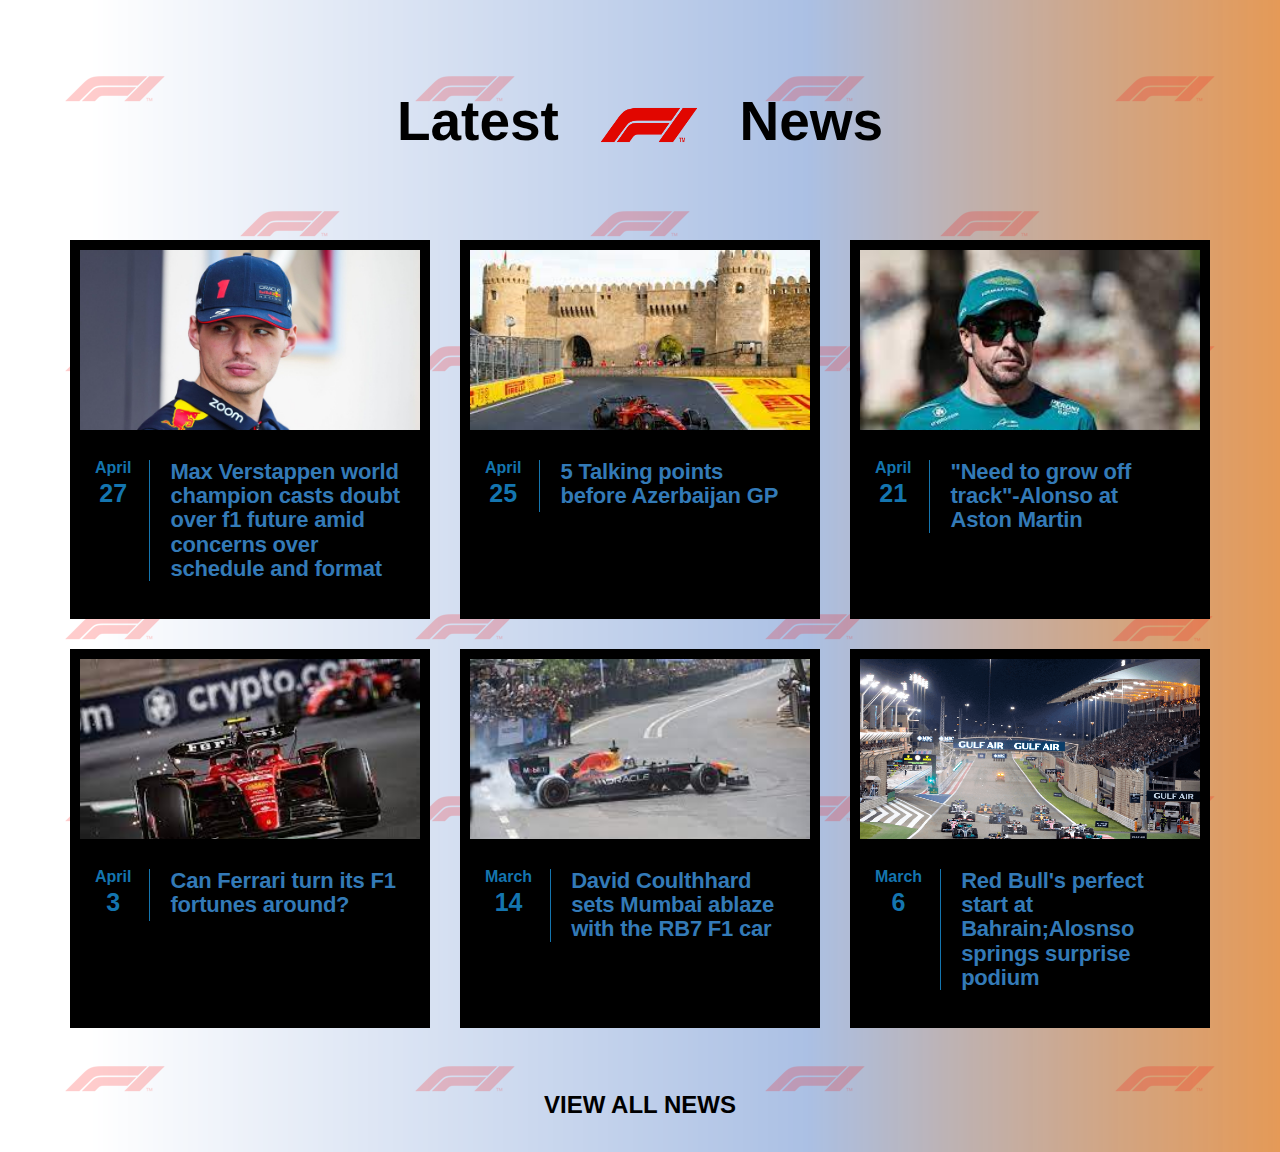
<file: WP-1 Mini Project/Latest news.html>
<!DOCTYPE html>
<html lang="en">
  <head>
    <link href="https://maxcdn.bootstrapcdn.com/bootstrap/3.3.7/css/bootstrap.min.css" rel="stylesheet">
    <link href="Latest news.css" rel="stylesheet">
    <script src="https://ajax.googleapis.com/ajax/libs/jquery/3.1.1/jquery.min.js"></script>
    <script src="https://maxcdn.bootstrapcdn.com/bootstrap/3.3.7/js/bootstrap.min.js"></script>
    <title>Latest News</title>
  </head>

<section class="recentNews">
    <div class="container">
      <h2 class="news-title">Latest <a href="F1 Home Page.html"><img src="img/F1-7.png" width=150 height=150></a> News</h2>
      <div class="row">
        <div class="ct-blog col-sm-6 col-md-4">
          <div class="inner">
            <div class="fauxcrop">
              <a href="https://www.skysports.com/f1/news/12433/12867648/max-verstappen-world-champion-casts-doubt-over-f1-future-amid-concerns-over-schedule-and-format"><img alt="News Entry" src="img/F1_news-1.jpg"></a>
            </div>
            <div class="ct-blog-content">
              <div class="ct-blog-date">
                <span>April</span><strong>27</strong>
              </div>
              <h3 class="ct-blog-header">
                <a href="https://www.skysports.com/f1/news/12433/12867648/max-verstappen-world-champion-casts-doubt-over-f1-future-amid-concerns-over-schedule-and-format">Max Verstappen world champion casts doubt over f1 future amid concerns over schedule and format</a>
              </h3>
            </div>
          </div>
        </div>
        <div class="ct-blog col-sm-6 col-md-4">
          <div class="inner">
            <div class="fauxcrop">
              <a href="https://www.firstpost.com/sports/formula-1-talking-points-azerbaijan-grand-prix-baku-12514332.html"><img alt="News Entry" src="img/F1_news-2.jpg"></a>
            </div>
            <div class="ct-blog-content">
              <div class="ct-blog-date">
                <span>April</span><strong>25</strong>
              </div>
              <h3 class="ct-blog-header">
                <a href="https://www.firstpost.com/sports/formula-1-talking-points-azerbaijan-grand-prix-baku-12514332.html">5 Talking points before Azerbaijan GP</a>
            </div>
          </div>
        </div>
        <div class="ct-blog col-sm-6 col-md-4">
          <div class="inner">
            <div class="fauxcrop">
              <a href="https://www.formula1.com/en/latest/article.we-need-to-learn-and-grow-off-track-aston-martin-alonso-as-he-expects.2lLlyHH3BqMpjK1RQdPUo6.html"><img alt="News Entry" src="img/F1_news-3.jpg"></a>
            </div>
            <div class="ct-blog-content">
              <div class="ct-blog-date">
                <span>April</span><strong>21</strong>
              </div>
              <h3 class="ct-blog-header">
                <a href="https://www.formula1.com/en/latest/article.we-need-to-learn-and-grow-off-track-aston-martin-alonso-as-he-expects.2lLlyHH3BqMpjK1RQdPUo6.html">"Need to grow off track"-Alonso at Aston Martin</a>
              </h3>
            </div>
          </div>
        </div>
        <div class="ct-blog col-sm-6 col-md-4">
          <div class="inner">
            <div class="fauxcrop">
              <a href="https://www.autosport.com/f1/news/why-ferrari-is-struggling-and-how-it-can-turn-its-f1-fortunes-around/10460937/"><img alt="News Entry" src="img/F1_news-4.jpg"></a>
            </div>
            <div class="ct-blog-content">
              <div class="ct-blog-date">
                <span>April</span><strong>3</strong>
              </div>
              <h3 class="ct-blog-header">
                <a href="https://www.autosport.com/f1/news/why-ferrari-is-struggling-and-how-it-can-turn-its-f1-fortunes-around/10460937/">Can Ferrari turn its F1 fortunes around?</a>
              </h3>
            </div>
          </div>
        </div>
        <div class="ct-blog col-sm-6 col-md-4">
          <div class="inner">
            <div class="fauxcrop">
              <a href="https://www.indiatoday.in/auto/latest-auto-news/story/2023-redbull-showrun-mumbai-david-coulthard-sets-bandstand-ablaze-with-the-rb7-f1-car-2"><img alt="News Entry" src="img/F1_news-5.jpg"></a>
            </div>
            <div class="ct-blog-content">
              <div class="ct-blog-date">
                <span>March</span><strong>14</strong>
              </div>
              <h3 class="ct-blog-header">
                <a href="https://www.indiatoday.in/auto/latest-auto-news/story/2023-redbull-showrun-mumbai-david-coulthard-sets-bandstand-ablaze-with-the-rb7-f1-car-2">David Coulthhard sets Mumbai ablaze with the RB7 F1 car</a>
              </h3>
            </div>
          </div>
        </div>
        <div class="ct-blog col-sm-6 col-md-4">
          <div class="inner">
            <div class="fauxcrop">
              <a href="https://auto.hindustantimes.com/auto/news/f1-red-bull-s-perfect-start-at-bahrain-alonso-springs-surprise-in-aston-martin-41678072266143.html"><img alt="News Entry" src="img/F1_news-6.png"></a>
            </div>
            <div class="ct-blog-content">
              <div class="ct-blog-date">
                <span>March</span><strong>6</strong>
              </div>
              <h3 class="ct-blog-header">
                <a href="https://auto.hindustantimes.com/auto/news/f1-red-bull-s-perfect-start-at-bahrain-alonso-springs-surprise-in-aston-martin-41678072266143.html">Red Bull's perfect start at Bahrain;Alosnso springs surprise podium</a>
              </h3>
            </div>
          </div>
        </div>
      </div>
      <div class="btn-news btn-contests">
        <a href="#">VIEW ALL NEWS</a>
      </div>
    </div>
  </section>
</file>
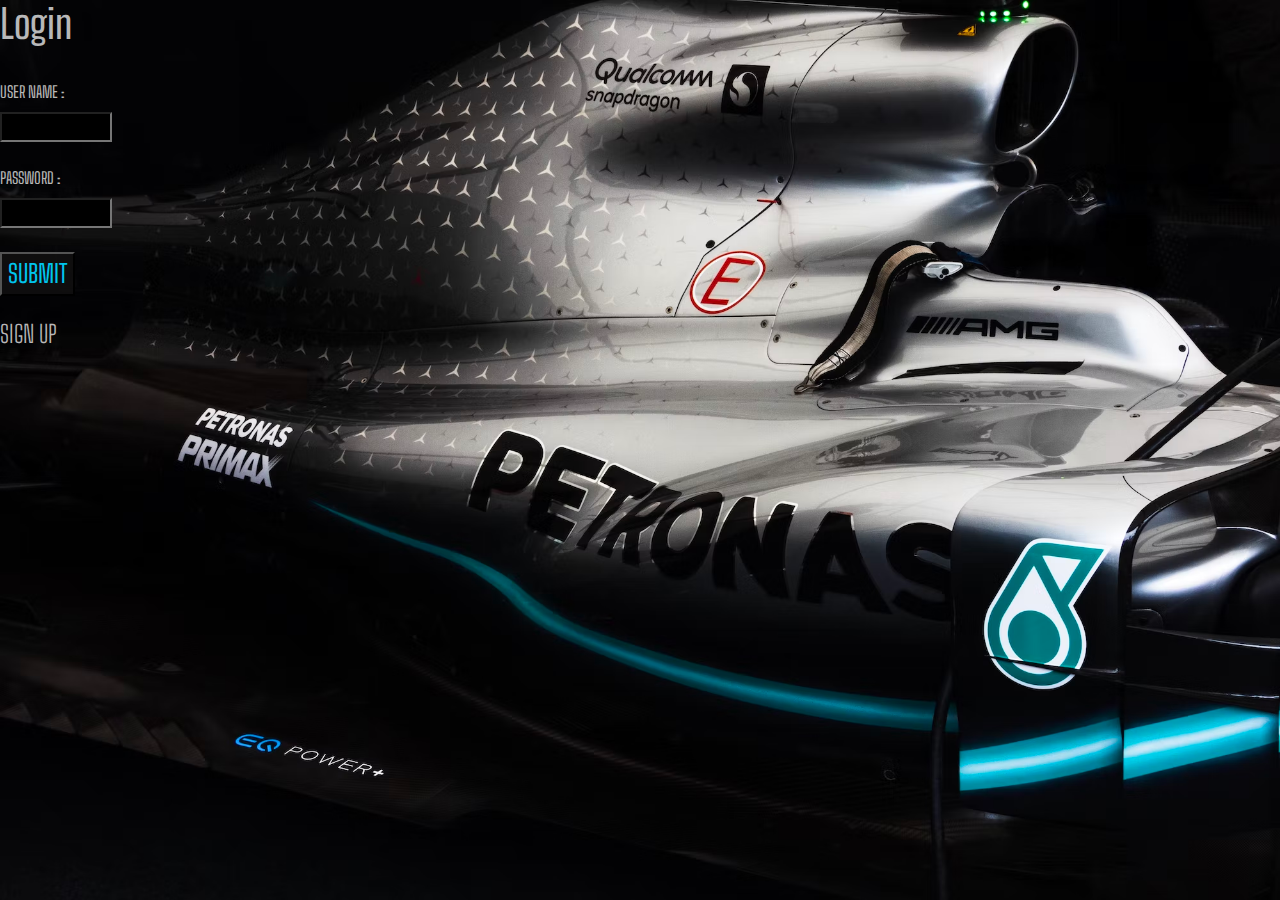
<file: WP-1 Mini Project/Login page.html>
<!DOCTYPE html>
<html lang="en">
  <head>
    <link rel="stylesheet" href="Login page.css">
    
    <link rel="stylesheet" href="https://stackpath.bootstrapcdn.com/bootstrap/4.3.1/css/bootstrap.min.css" integrity="sha384-ggOyR0iXCbMQv3Xipma34MD+dH/1fQ784/j6cY/iJTQUOhcWr7x9JvoRxT2MZw1T" crossorigin="anonymous">

    <title>Login Page</title>
  </head>
  <body>
<html>
<body onload="loadfunction()">
  <script>
    function validateform(){  
    var user=document.login.user.value;   
    var password=document.login.pwsd.value;
    
    if (user==null || user==""){
      alert("Username can't be blank");
      return false;
    }
    else if(password.length<6){  
      alert("Password must be at least 6 characters long.");  
      return false;  
      }  
    } 

    function myFunction() {
    alert(document.getElementById("Button").innerHTML = "You have Signed In.")
    }

    function loadfunction(){
      alert("Page is loaded");
    }

  </script>

    <section class="login">
        <header>
          <h1 style="color:#ffffffb8;">Login</h1><br>
        </header>
    
         <form name="login" action="F1 Home Page.html" onsubmit="return validateform()" method="post">
            <label for="user" style="color: #ffffffb8;">USER NAME :</label><br>
            <input type="text" id="user" name="user" value="" style="background-color:black; color:#ffffff;"><br><br>
            <label for="pwsd" style="color: #ffffffb8;">PASSWORD :</label><br>
            <input type="password" id="pwsd" name="pwsd" value="" style="background-color:black; color:#ffffff;"><br><br>
            <input type="submit" style="background-color:rgba(20, 19, 19, 0.685) ;color:#00c5ed; font-size: 25px;" value="SUBMIT" id="Button" onsubmit="myFunction()">
        </form> 
        <nav>
          <ul class="nav-flex-row">
            <li class="nav-item">
              <a href="Sign Up  page.html">Sign Up</a>
            </li>
          </ul>
        </nav>
    </section>
</file>
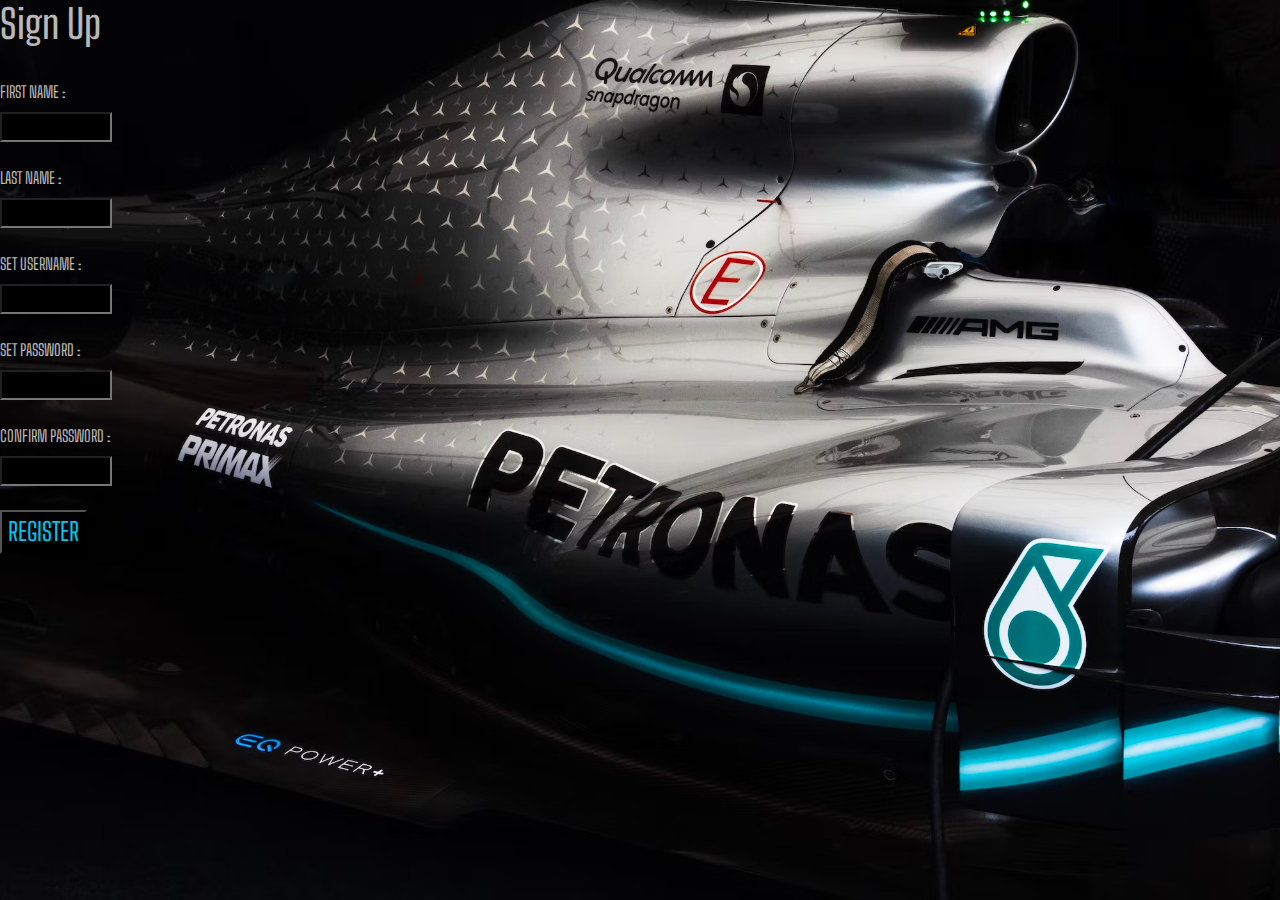
<file: WP-1 Mini Project/Sign Up  page.html>
<!DOCTYPE html>
<html lang="en">
  <head>
    <link rel="stylesheet" href="Sign Up page.css">
    
    <link rel="stylesheet" href="https://stackpath.bootstrapcdn.com/bootstrap/4.3.1/css/bootstrap.min.css" integrity="sha384-ggOyR0iXCbMQv3Xipma34MD+dH/1fQ784/j6cY/iJTQUOhcWr7x9JvoRxT2MZw1T" crossorigin="anonymous">

    <title>Sign Up Page</title>
  </head>
  <body>
<html>
<body onload="loadfunction()">

  <script>
    function validateform(){  
    var fname=document.signup.fname.value;
    var lname=document.signup.lname.value;
    var user=document.signup.user.value;   
    var pass=document.signup.pwsd.value;
    var confirm_pass=document.signup.pwsdc.value;  
      
    if (fname==null || fname==""){  
      alert("First Name can't be blank");  
      return false;
    }

    if (lname==null || lname==""){  
      alert("Last Name can't be blank.");  
      return false;   
    }
    if (user==null || user==""){
      alert("Username can't be blank.");
      return false;
    }
    if(pass.length<6){  
      alert("Password must be at least 6 characters long.");  
      return false;  
    }
    if(pass.length>15){  
      alert("Password must be at shorter than 15 characters.");  
      return false;  
    }
    else if (pass != confirm_pass) {
      alert("☒ Use same password");
      return false;
    } 
    else {
      alert("🗹 Password Matched")
      
    }
    } 

    function myFunction() {
    alert("Thank You For Signing Up with us.")
    }

    function loadfunction(){
      alert("Page is loaded");
    }

   </script>

    <section class="login">
        <header>
          <h1 style="color:#ffffffb8;">Sign Up</h1><br>
        </header>
    
         <form name="signup" action="Login page.html" onsubmit="return validateform()" method="post">
            <label for="fname" style="color: #ffffffb8;">FIRST NAME :</label><br>
            <input type="text" id="fname" name="fname" value="" style="background-color:black; color:#ffffffb8;"><br><br>
            <label for="lname" style="color: #ffffffb8;">LAST NAME :</label><br>
            <input type="text" id="lname" name="lname" value="" style="background-color:black; color:#ffffffb8;"><br><br>
            <label for="user" style="color: #ffffffb8;">SET USERNAME :</label><br>
            <input type="text" id="user" name="user" value="" style="background-color:black; color:#ffffffb8;"><br><br>
            <label for="pwsd" style="color: #ffffffb8;">SET PASSWORD :</label><br>
            <input type="text" id="pwsd" name="pwsd" value="" style="background-color:black; color:#ffffffb8;"><br><br>
            <label for="pwsdc" style="color: #ffffffb8;">CONFIRM PASSWORD :</label><br>
            <input type="password" id="pwsdc" name="pwsdc" value="" style="background-color:black; color:#ffffffb8;"><br><br>

            <input type="submit" style="background-color:black ;color:#00c5ed; font-size: 25px;" value="REGISTER" id="Button" onsubmit="myFunction()">
            
        </form>
</file>
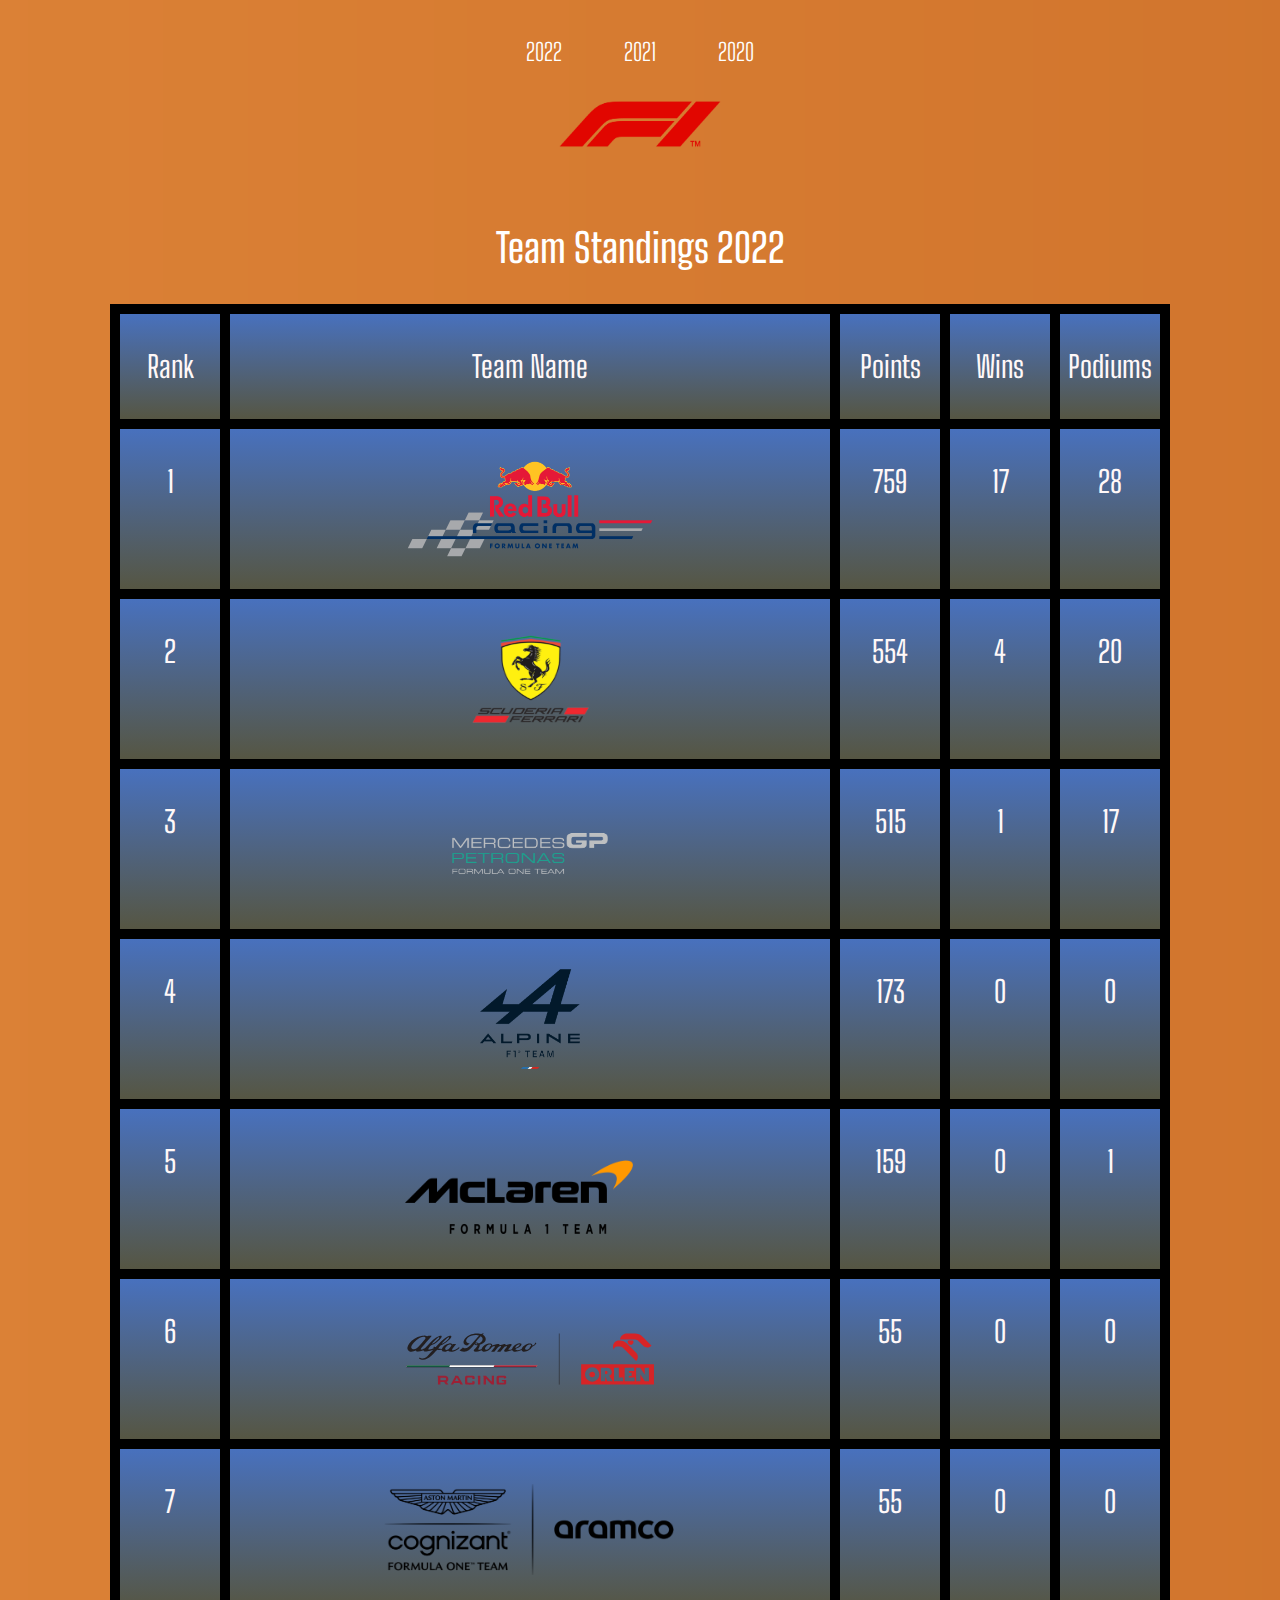
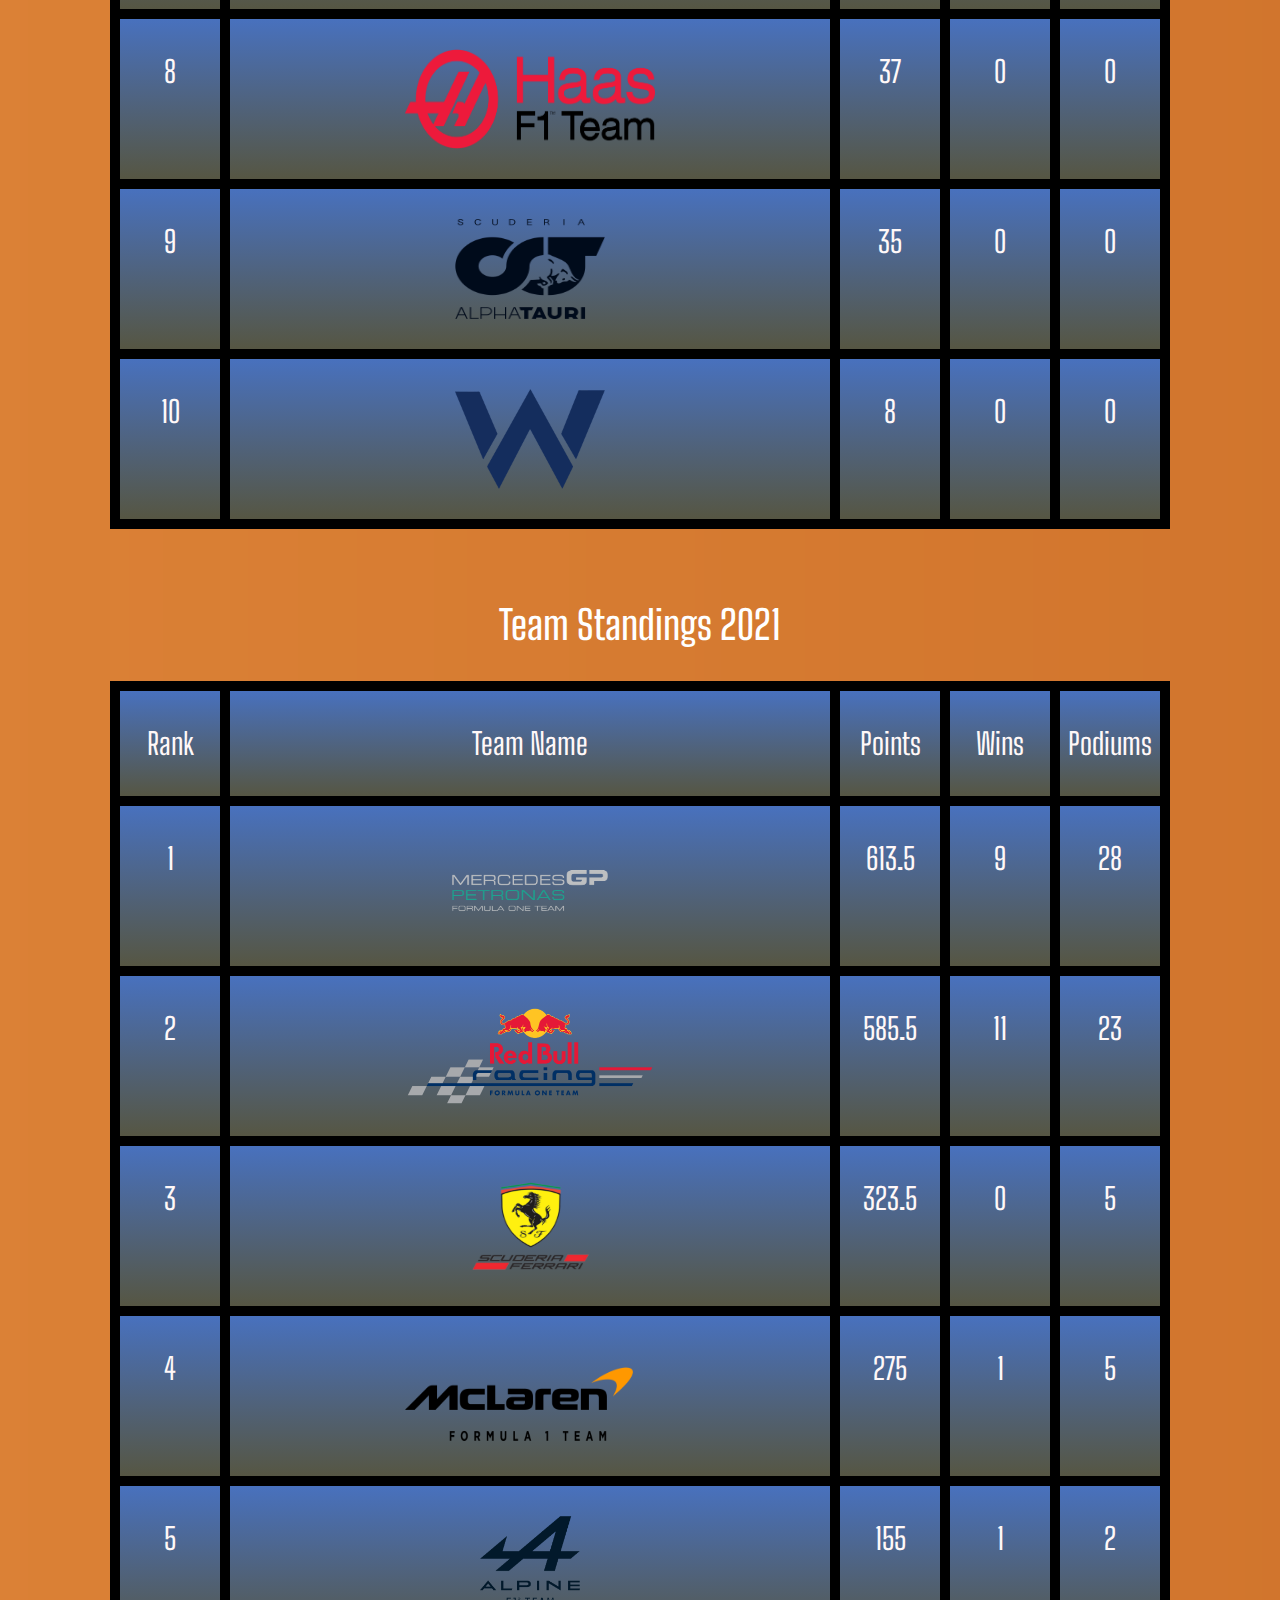
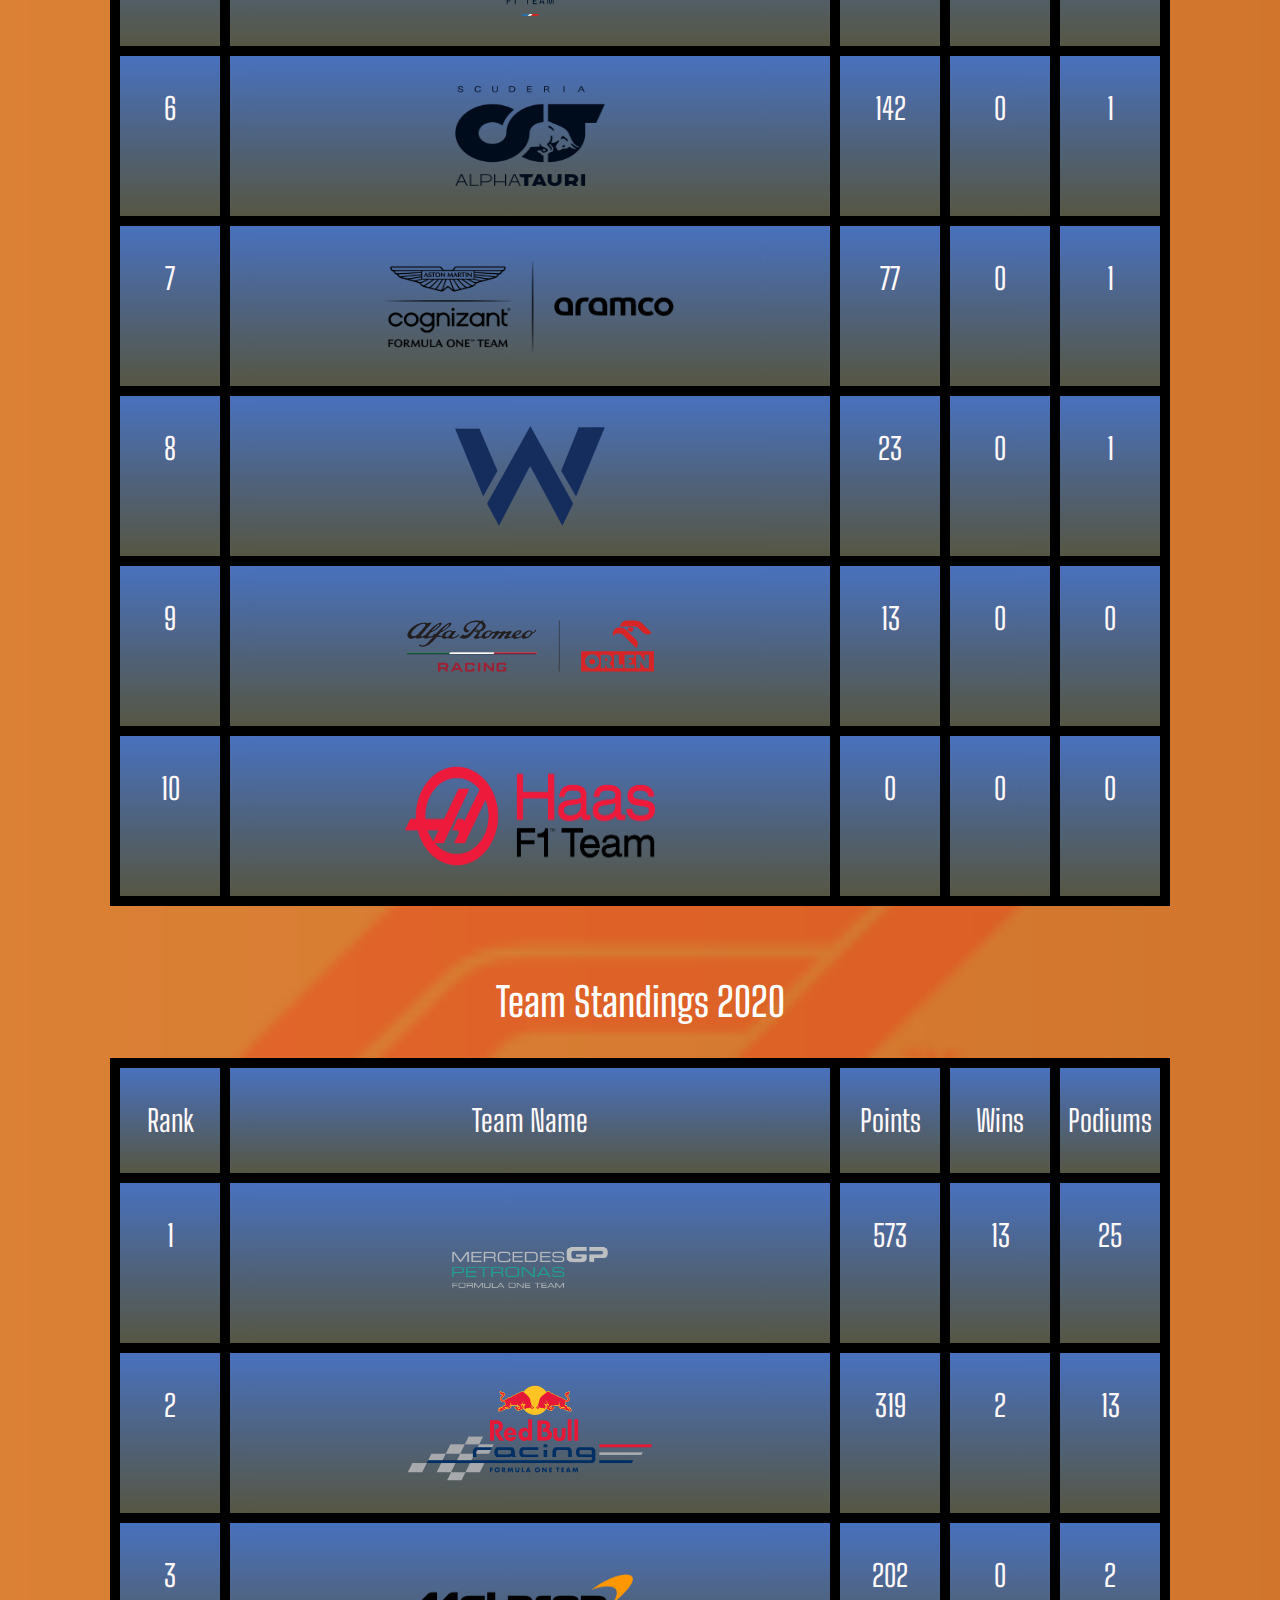
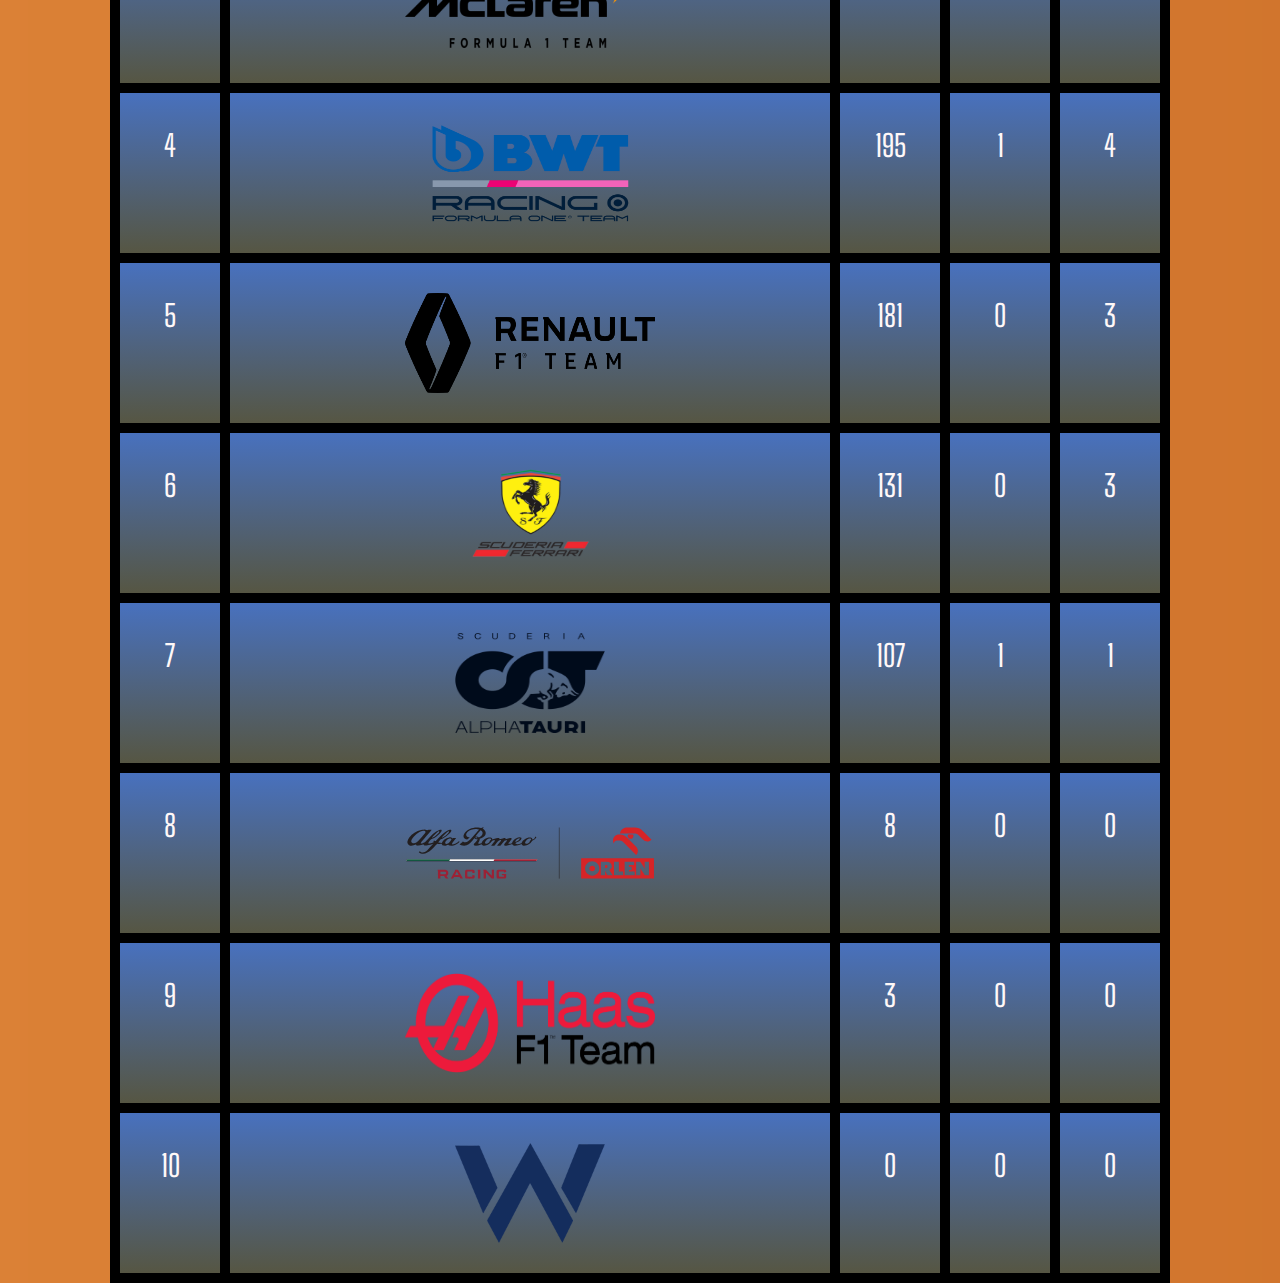
<file: WP-1 Mini Project/Team Standings.html>
<!DOCTYPE html>
<html lang="en">
  <head>
    <link rel="stylesheet" href="Team Standing.css">
    
    <link rel="stylesheet" href="https://stackpath.bootstrapcdn.com/bootstrap/4.3.1/css/bootstrap.min.css" integrity="sha384-ggOyR0iXCbMQv3Xipma34MD+dH/1fQ784/j6cY/iJTQUOhcWr7x9JvoRxT2MZw1T" crossorigin="anonymous">

    <title>Team Standings</title>
  </head>
  <body>
<html>
<body>
  <nav>
    <ul class="nav-flex-row">
      <li class="nav-item">
        <a href="#2022" style="color: rgb(255, 255, 255);">2022</a>
      </li>
      <li class="nav-item">
        <a href="#2021" style="color: rgb(255, 255, 255);">2021</a>
      </li>
      <li class="nav-item">
        <a href="#2020" style="color: rgb(255, 255, 255);">2020</a>
      </li>
    </ul>
  </nav>

    <section class="team">
        <header>
          <br>
          <a class="team-img" href="F1 Home Page.html"><img src="img/F1-7.png" width=250 height=200></a> 
          <a id="2022"><h1 style="color:#ffffff;">Team Standings 2022</h1></a>
        </header><br>
        
        <div class="grid-container">
            <div>Rank</div>
            <div>Team Name</div>
            <div>Points</div>  
            <div>Wins</div>
            <div>Podiums</div>
            <div>1</div>  
            <div><img src="img/Red-Bull.png" width=250 height=100></div>
            <div>759</div>
            <div>17</div>
            <div>28</div>
            <div>2</div>
            <div><img src="img/Ferrari.png" width=125 height=100></div>
            <div>554</div>
            <div>4</div>
            <div>20</div>
            <div>3</div>
            <div><img src="img/Mercedes.png" width=200 height=100></div>
            <div>515</div>
            <div>1</div>
            <div>17</div>
            <div>4</div>
            <div><img src="img/Alpine.png" width=100 height=100></div>
            <div>173</div>
            <div>0</div>
            <div>0</div>
            <div>5</div>
            <div><img src="img/Mclaren.png" width=250 height=100></div>
            <div>159</div>
            <div>0</div>
            <div>1</div>
            <div>6</div>
            <div><img src="img/Alfa Romeo.svg" width=250 height=100></div>
            <div>55</div>
            <div>0</div>
            <div>0</div>
            <div>7</div>
            <div><img src="img/Aston martin.png" width=300 height=100></div>
            <div>55</div>
            <div>0</div>
            <div>0</div>
            <div>8</div>
            <div><img src="img/Hass.png" width=250 height=100></div>
            <div>37</div>
            <div>0</div>
            <div>0</div>
            <div>9</div>
            <div><img src="img/Alphatauri.png" width=150 height=100></div>
            <div>35</div>
            <div>0</div>
            <div>0</div>
            <div>10</div>
            <div><img src="img/Williams.png" width=150 height=100></div>
            <div>8</div>
            <div>0</div>
            <div>0</div>
  
          </div>

          <header>
            <br><br><br><a id="2021"><h1 style="color:#ffffff;">Team Standings 2021</h1></a>
          </header><br>
          
          <div class="grid-container">
              <div>Rank</div>
              <div>Team Name</div>
              <div>Points</div>  
              <div>Wins</div>
              <div>Podiums</div>
              <div>1</div>  
              <div><img src="img/Mercedes.png" width=200 height=100></div>
              <div>613.5</div>
              <div>9</div>
              <div>28</div>
              <div>2</div>
              <div><img src="img/Red-Bull.png" width=250 height=100></div>
              <div>585.5</div>
              <div>11</div>
              <div>23</div>
              <div>3</div>
              <div><img src="img/Ferrari.png" width=125 height=100></div>
              <div>323.5</div>
              <div>0</div>
              <div>5</div>
              <div>4</div>
              <div><img src="img/Mclaren.png" width=250 height=100></div>
              <div>275</div>
              <div>1</div>
              <div>5</div>
              <div>5</div>
              <div><img src="img/Alpine.png" width=100 height=100></div>
              <div>155</div>
              <div>1</div>
              <div>2</div>
              <div>6</div>
              <div><img src="img/Alphatauri.png" width=150 height=100></div>
              <div>142</div>
              <div>0</div>
              <div>1</div>
              <div>7</div>
              <div><img src="img/Aston martin.png" width=300 height=100></div>
              <div>77</div>
              <div>0</div>
              <div>1</div>
              <div>8</div>
              <div><img src="img/Williams.png" width=150 height=100></div>
              <div>23</div>
              <div>0</div>
              <div>1</div>
              <div>9</div>
              <div><img src="img/Alfa Romeo.svg" width=250 height=100></div>
              <div>13</div>
              <div>0</div>
              <div>0</div>
              <div>10</div>
              <div><img src="img/Hass.png" width=250 height=100></div>
              <div>0</div>
              <div>0</div>
              <div>0</div>
    
            </div>

            <header>
              <br><br><br><a id="2020"><h1 style="color:#ffffff;">Team Standings 2020</h1></a>
            </header><br>
            
            <div class="grid-container">
                <div>Rank</div>
                <div>Team Name</div>
                <div>Points</div>  
                <div>Wins</div>
                <div>Podiums</div>
                <div>1</div>  
                <div><img src="img/Mercedes.png" width=200 height=100></div>
                <div>573</div>
                <div>13</div>
                <div>25</div>
                <div>2</div>
                <div><img src="img/Red-Bull.png" width=250 height=100></div>
                <div>319</div>
                <div>2</div>
                <div>13</div>
                <div>3</div>
                <div><img src="img/Mclaren.png" width=250 height=100></div>
                <div>202</div>
                <div>0</div>
                <div>2</div>
                <div>4</div>
                <div><img src="img/Racing_point.png" width=200 height=100></div>
                <div>195</div>
                <div>1</div>
                <div>4</div>
                <div>5</div>
                <div><img src="img/Renault.png" width=250 height=100></div>
                <div>181</div>
                <div>0</div>
                <div>3</div>
                <div>6</div>
                <div><img src="img/Ferrari.png" width=125 height=100></div>
                <div>131</div>
                <div>0</div>
                <div>3</div>
                <div>7</div>
                <div><img src="img/Alphatauri.png" width=150 height=100></div>
                <div>107</div>
                <div>1</div>
                <div>1</div>
                <div>8</div>
                <div><img src="img/Alfa Romeo.svg" width=250 height=100></div>
                <div>8</div>
                <div>0</div>
                <div>0</div>
                <div>9</div>
                <div><img src="img/Hass.png" width=250 height=100></div>
                <div>3</div>
                <div>0</div>
                <div>0</div>
                <div>10</div>
                <div><img src="img/Williams.png" width=150 height=100></div>
                <div>0</div>
                <div>0</div>
                <div>0</div>
      
              </div>
</file>
<file: WP-1 Mini Project/Latest news.css>
.recentNews {
    background-image: url(img/Slide3.PNG);
}
.recentNews .news-title {
    text-align:center;
    padding-top:30px;
    padding-bottom:30px;
    font-family: 'nimbus-sans-condensed', sans-serif;
    font-size:55px;
    font-weight:bold;
    color: #000000;
}
.recentNews .row {
    display: flex;
    flex-wrap: wrap;
    justify-content: space-between;
    margin-bottom: 30px;
}
.recentNews .ct-blog {
    margin-bottom: 30px;
}
.ct-blog .inner {
    background-color: #000000;
    padding: 10px;
    transition: all 0.2s ease-in-out 0s;
    cursor: pointer;
    height: 100%;
}
.ct-blog .inner:hover {
    background-color: #ff6a00;
}
.ct-blog .fauxcrop {
    height: 180px;
    overflow: hidden;
}
.ct-blog .fauxcrop img {
    width: 100%;
}
.ct-blog-content {
    display: table;
    padding: 30px 0 28px;
}
.ct-blog-content .ct-blog-date {
    border-right: 1px solid rgb(20, 117, 175);  
    display: table-cell;
    font-family: "Lato", sans-serif;
    padding: 0px 18px 0px 15px;
    text-align: center;
}
.ct-blog-content .ct-blog-date span {
    font-size: 16px;
    color: rgb(20, 117, 175);  
    font-weight: 700;
    display: block;
    line-height: 1;
}
.ct-blog-content .ct-blog-date strong {
    font-size: 25px;
    color: rgb(20, 117, 175);  
}
.ct-blog-content .ct-blog-header {
    color: #000;
    display: table-cell;
    font-size: 22px;
    font-weight: 700;
    letter-spacing: -0.2px;
    line-height: 1.1;
    padding: 0 20px;
    vertical-align: top;
}
.btn-news {
    color: #333;
    font-size: 14px;
    font-weight: bold;
    padding-bottom: 30px;
    text-align: center;
}
.btn-news.btn-contests a {
    color: #000000;
    font-family: 'nimbus-sans-condensed', sans-serif;
    font-size: 24px;
    transition: all 0.2s ease-in-out 0s;
}
.btn-news.btn-contests a:hover {
    color: rgb(20, 117, 175);  
}
</file>
<file: WP-1 Mini Project/Login page.css>
@import url('https://fonts.googleapis.com/css?family=Big+Shoulders+Text:100,300,400,500,600,700,800,900&display=swap');

.login {
    font-family: 'Big Shoulders Text', cursive;
    height: 900px;
    background-image: url(img/F1-1.avif);
    background-size: cover;
    display: flex;
    flex-direction: column;
    justify-content: left;
    align-items: left;
}

#back_button:hover{
    width:150%;
    transition: 1s ease;
}

.nav-flex-row {
    display: flex;
    flex-direction: column;
    justify-content: left;
    position: absolute;
    z-index: 100;
    left: 0;
    width: 100%;
    padding: 0;
}

.nav-flex-row li {
    text-decoration: none;
    list-style-type: none;
    padding: 20px 0px;
}

.nav-flex-row li a {
    font-family: 'Big Shoulders Text', cursive;
    color: #ffffffb8;
    font-size: 1.5em;
    text-transform: uppercase;
    font-weight: 300;
}

input:hover{
    width: 12%;
    background-image: url(img/F1-6.jpg);
    opacity:0.8;

}

#Button:hover{
    width:10%;
    
}

body::-webkit-scrollbar {
    width: 12px;
                  
  }
  
  body::-webkit-scrollbar-track {
    background: rgb(4, 4, 4);       
  }
  
  body::-webkit-scrollbar-thumb {
    background-color: rgb(72, 196, 231);    /* color of the scroll thumb */
    border-radius: 20px;       /* roundness of the scroll thumb */
    border: 3px solid rgb(160, 159, 156);  /* creates padding around scroll thumb */
  }
</file>
<file: WP-1 Mini Project/Sign Up page.css>
@import url('https://fonts.googleapis.com/css?family=Big+Shoulders+Text:100,300,400,500,600,700,800,900&display=swap');

.login {
    font-family: 'Big Shoulders Text', cursive;
    height: 900px;
    background-image: url(img/F1-1.avif);
    background-size: cover;
    display: flex;
    flex-direction: column;
    justify-content: left;
    align-items: left;
}

input:hover{
    width: 12%;
    background-image: url(img/F1-6.jpg);
    opacity: 0.8;

}

#Button:hover{
    width:10%;
    
}

body::-webkit-scrollbar {
    width: 12px;
                  
  }
  
  body::-webkit-scrollbar-track {
    background: rgb(4, 4, 4);       
  }
  
  body::-webkit-scrollbar-thumb {
    background-color: rgb(72, 196, 231);    /* color of the scroll thumb */
    border-radius: 20px;       /* roundness of the scroll thumb */
    border: 3px solid rgb(160, 159, 156);  /* creates padding around scroll thumb */
  }
</file>
<file: WP-1 Mini Project/Team Standing.css>
@import url('https://fonts.googleapis.com/css?family=Big+Shoulders+Text:100,300,400,500,600,700,800,900&display=swap');

.nav-flex-row {
  display: flex;
  flex-direction: row;
  justify-content: center;
  position: absolute;
  z-index: 100;
  left: 0;
  width: 100%;
  padding: 0;
  list-style-type: none;
  margin: 0;
  overflow: hidden;
 
}

.nav-flex-row li {
  text-decoration: none;
  list-style-type: none;
  padding: 20px 15px;
  float: center;
}

.nav-flex-row li a {
  font-family: 'Big Shoulders Text';
  color: #ffffff;
  font-size: 1.5em;
  text-transform: uppercase;
  font-weight: 300;
  display: block;
  text-align: center;
  padding: 14px 16px;
  text-decoration: none;

}

.nav-flex-row li a:hover {
  background-color: #111;
}
.team {
    font-family: 'Big Shoulders Text';
    background-image: url(img/Slide1.PNG);
    background-position: center;
    background-repeat: no-repeat;
    background-size: cover;
    display: flex;
    flex-direction: column;
    justify-content: top;
    align-items: center;
    text-align: center;
    
}

.grid-container {
    display: grid;
    grid-template-columns: 100px 600px 100px 100px 100px;
    gap: 10px;
    background-color: #000000;
    padding: 10px;
  }
  
  .grid-container > div {
    background-image: linear-gradient(rgb(72, 113, 190), rgb(86, 86, 67));
    text-align: center;
    color: #fff8f8;
    padding: 30px 0;
    font-size: 30px;
  }
</file>
